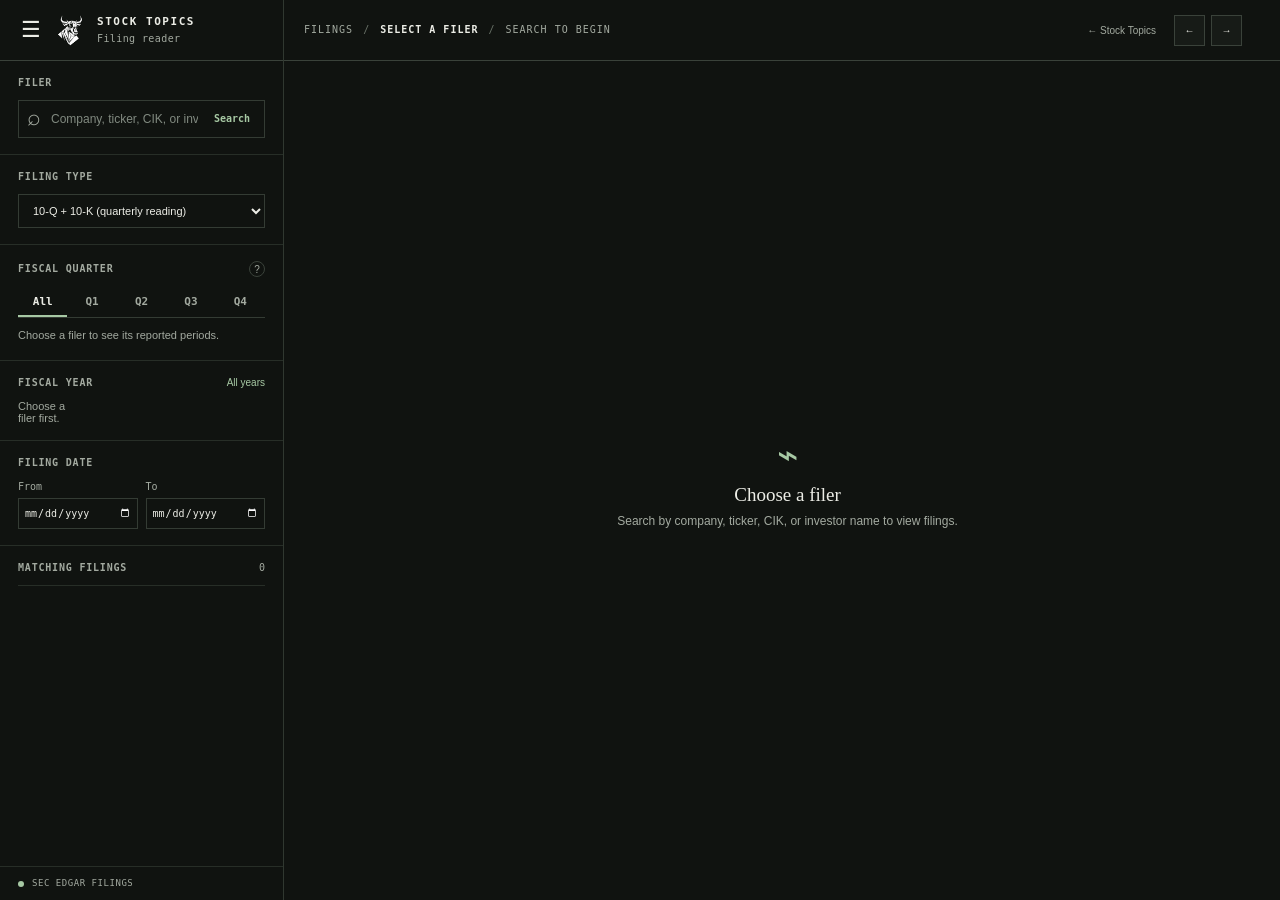
<file: filings/index.html>
<!doctype html>
<html lang="en">
<head>
  <meta charset="utf-8">
  <meta name="viewport" content="width=device-width, initial-scale=1">
  <meta name="color-scheme" content="dark">
  <title>Filings | Stock Topics</title>
  <link rel="icon" type="image/png" href="../src/assets/stock_topics_favicon.png">
  <link rel="stylesheet" href="./styles.css">
  <script src="./config.js?v=20261106"></script>
  <script src="./app.js" defer></script>
</head>
<body>
  <div class="shell">
    <aside class="sidebar" id="sidebar">
      <div class="brand"><button id="brand-menu" class="brand-menu" type="button" aria-label="Close sidebar" aria-controls="sidebar" aria-expanded="true">☰</button><img src="[data-uri]" alt="" width="34" height="34"><div><strong>Stock Topics</strong><small>Filing reader</small></div></div>
      <div class="side-scroll">
        <section class="side-section">
          <label class="eyebrow" for="company-search">FILER</label>
          <div class="search-wrap"><span aria-hidden="true">⌕</span><input id="company-search" autocomplete="off" placeholder="Search available after backend setup" disabled><button id="company-search-button" type="button" aria-label="Search filers">Search</button></div>
          <div class="suggestions" id="company-results" role="listbox"></div>
          <div class="company-card" id="company-card" hidden></div>
        </section>
        <section class="side-section">
          <label class="eyebrow" for="form-filter">FILING TYPE</label>
          <select id="form-filter"><option value="periodic">10-Q + 10-K (quarterly reading)</option><option value="all">All filing types</option></select>
        </section>
        <section class="side-section">
          <div class="section-head"><span class="eyebrow">FISCAL QUARTER</span><span class="help-dot" title="Quarters are based on the company's fiscal year end, using the reported period end date. Annual 10-K filings represent Q4.">?</span></div>
          <div class="segmented" id="quarter-filter" aria-label="Fiscal quarter"><button data-quarter="all" class="active">All</button><button data-quarter="1">Q1</button><button data-quarter="2">Q2</button><button data-quarter="3">Q3</button><button data-quarter="4">Q4</button></div>
          <p class="hint" id="fiscal-hint">Choose a filer to see its reported periods.</p>
        </section>
        <section class="side-section years-section">
          <div class="section-head"><span class="eyebrow">FISCAL YEAR</span><button class="text-button" id="all-years">All years</button></div>
          <div id="year-list" class="year-list"><span class="muted">Choose a filer first.</span></div>
        </section>
        <section class="side-section">
          <span class="eyebrow">FILING DATE</span>
          <div class="date-row"><label>From<input id="date-from" type="date"></label><label>To<input id="date-to" type="date"></label></div>
        </section>
        <section class="side-section result-section">
          <div class="section-head"><span class="eyebrow">MATCHING FILINGS</span><span id="match-count" class="count">0</span></div>
          <div id="filing-list" class="filing-list"></div>
        </section>
      </div>
      <div class="side-footer"><span class="live-dot"></span> SEC FILINGS · BACKEND SETUP PENDING</div>
    </aside>
    <main class="main">
      <header class="topbar"><button id="menu-button" class="icon-button mobile-menu" aria-label="Toggle filters">☰</button><div class="crumb"><span>FILINGS</span><span class="slash">/</span><strong id="header-company">SELECT A FILER</strong><span class="slash">/</span><span id="header-context">SEARCH TO BEGIN</span></div><div class="top-actions"><a class="home-link" href="../">← Stock Topics</a><button id="scroll-left" class="arrow-button" aria-label="Previous filing">←</button><button id="scroll-right" class="arrow-button" aria-label="Next filing">→</button><span id="cache-status"></span></div></header>
      <div class="notice" id="notice">Search will be available after the SEC backend is connected.</div>
      <div class="viewer-track" id="viewer-track" aria-label="Filing columns"><div class="empty-state"><span class="empty-icon">⌁</span><strong>Choose a filer</strong><span>Search by company, ticker, CIK, or investor name to view filings.</span></div></div>
    </main>
  </div>
</body>
</html>
</file>
<file: filings/styles.css>
:root {
  color-scheme: dark;
  --bg-dark: #101310;
  --card-bg: #171b17;
  --panel-bg: #1d231d;
  --hover-bg: #222b22;
  --border: #3a423a;
  --text-main: #ecede6;
  --text-dim: #a3aaa0;
  --accent: #a7c9a4;
  font-family: "Avenir Next", "Helvetica Neue", Arial, sans-serif;
  background: var(--bg-dark);
  color: var(--text-main);
}

* { box-sizing: border-box; }
body { margin: 0; }
button, input, select { font: inherit; }
button { cursor: pointer; }
button:focus-visible, input:focus-visible, select:focus-visible, a:focus-visible { outline: 2px solid var(--accent); outline-offset: 2px; }

.shell { height: 100dvh; display: grid; grid-template-columns: 284px minmax(0, 1fr); overflow: hidden; }
.shell.sidebar-collapsed { grid-template-columns: 0 minmax(0, 1fr); }
.shell.sidebar-collapsed .sidebar { visibility: hidden; }
.sidebar { display: flex; flex-direction: column; min-width: 0; min-height: 0; overflow: hidden; background: var(--bg-dark); border-right: 1px solid #303830; }
.brand { height: 61px; flex: none; display: flex; align-items: center; gap: 10px; padding: 0 19px; border-bottom: 1px solid var(--border); }
.brand-menu { flex: none; width: 24px; height: 34px; padding: 0; border: 0; color: var(--text-main); background: transparent; font-size: 22px; line-height: 1; }
.brand img { display: block; width: 34px; height: 34px; object-fit: contain; }
.brand strong { display: block; font: 700 11px/1.2 Menlo, Consolas, monospace; letter-spacing: .14em; text-transform: uppercase; }
.brand small { display: block; margin-top: 4px; color: var(--text-dim); font: 10px/1.2 Menlo, Consolas, monospace; letter-spacing: .04em; }
.side-scroll { flex: 1; min-height: 0; overflow: auto; scrollbar-color: #4d574d var(--bg-dark); }
.side-section { padding: 16px 18px; border-bottom: 1px solid #272e27; }
.eyebrow { display: block; color: var(--text-dim); font: 600 10px/1.2 Menlo, Consolas, monospace; letter-spacing: .08em; text-transform: uppercase; }
.section-head { display: flex; align-items: center; justify-content: space-between; gap: 8px; }
.muted, .hint { color: var(--text-dim); font-size: 11px; }
.hint { line-height: 1.45; margin: 10px 0 0; }

.search-wrap { display: flex; align-items: center; gap: 8px; height: 38px; margin-top: 11px; padding: 0 8px; background: transparent; border: 1px solid #343c34; }
.search-wrap:focus-within { border-color: var(--accent); }
.search-wrap span { color: var(--text-dim); font-size: 23px; line-height: 0; transform: translateY(-2px); }
.search-wrap input { width: 100%; min-width: 0; border: 0; outline: 0; color: var(--text-main); background: transparent; font-size: 12px; }
.search-wrap input::placeholder { color: #818a80; }
.search-wrap button { flex: none; padding: 5px 6px; border: 0; color: var(--accent); background: transparent; font: 600 10px/1 Menlo, Consolas, monospace; cursor: pointer; }
.search-wrap button:hover, .search-wrap button:focus-visible { color: var(--text-main); }
.search-wrap button:disabled { color: var(--text-dim); cursor: default; }
.suggestions { position: relative; }
.suggestions:not(:empty) { max-height: 220px; overflow-y: auto; margin-top: 5px; border: 1px solid var(--border); }
.suggestions button { display: flex; justify-content: space-between; gap: 8px; width: 100%; padding: 9px; text-align: left; color: var(--text-main); background: var(--bg-dark); border: 0; font-size: 11px; }
.suggestions button:hover, .suggestions button:focus-visible { background: var(--hover-bg); }
.suggestions small { color: var(--text-dim); }
.company-card { display: flex; align-items: center; gap: 10px; margin-top: 11px; padding: 4px 0; background: transparent; border: 0; }
.company-card[hidden] { display: none; }
.company-monogram { display: grid; place-items: center; width: 33px; height: 33px; flex: none; color: #cab6a0; font-family: "Iowan Old Style", Baskerville, Georgia, serif; font-size: 21px; }
.company-card strong, .company-card small { display: block; max-width: 180px; overflow: hidden; white-space: nowrap; text-overflow: ellipsis; }
.company-card strong { font-family: "Iowan Old Style", Baskerville, Georgia, serif; font-size: 16px; font-weight: 400; }
.company-card small { margin-top: 2px; color: var(--text-dim); font: 9px/1.4 Menlo, Consolas, monospace; }

select, .date-row input { width: 100%; color: var(--text-main); background: var(--bg-dark); border: 1px solid #343c34; border-radius: 0; outline: 0; }
select { margin-top: 11px; padding: 9px 10px; font-size: 11px; }
.date-row { display: flex; gap: 8px; margin-top: 11px; }
.date-row label { flex: 1; min-width: 0; color: var(--text-dim); font: 10px/1.3 Menlo, Consolas, monospace; }
.date-row input { display: block; min-width: 0; margin-top: 5px; padding: 7px 5px; font-size: 10px; color-scheme: dark; }
.help-dot { display: grid; place-items: center; width: 16px; height: 16px; border: 1px solid var(--border); border-radius: 50%; color: var(--text-dim); font-size: 10px; }
.segmented { display: flex; gap: 0; margin-top: 11px; border-bottom: 1px solid #343c34; }
.segmented button { flex: 1; min-width: 0; padding: 8px 0; color: var(--text-dim); background: transparent; border: 0; border-bottom: 2px solid transparent; font: 600 11px/1 Menlo, Consolas, monospace; }
.segmented button:hover { color: var(--text-main); background: var(--hover-bg); }
.segmented button.active { color: var(--text-main); border-bottom-color: var(--accent); }
.text-button { padding: 0; color: var(--accent); background: transparent; border: 0; font-size: 10px; }
.text-button:hover { color: var(--text-main); }
.year-list { display: grid; grid-template-columns: repeat(4, 1fr); gap: 5px; max-height: 150px; overflow: auto; margin-top: 11px; }
.year-list button { padding: 6px 2px; color: var(--text-dim); background: transparent; border: 1px solid #343c34; font: 10px/1.2 Menlo, Consolas, monospace; }
.year-list button:hover { background: var(--hover-bg); }
.year-list button.selected { color: var(--text-main); border-color: #809b7e; }
.result-section { border-bottom: 0; }
.count { color: var(--text-dim); font: 10px/1 Menlo, Consolas, monospace; }
.filing-list { display: grid; max-height: 300px; overflow: auto; margin-top: 11px; border-top: 1px solid #272e27; }
.filing-row { display: flex; align-items: center; justify-content: space-between; gap: 6px; min-width: 0; padding: 9px 0; background: transparent; border-bottom: 1px solid #272e27; }
.filing-row strong { display: block; color: var(--text-main); font-size: 11px; font-weight: 600; }
.filing-row small { display: block; margin-top: 3px; color: var(--text-dim); font-size: 9px; line-height: 1.35; }
.filing-row button { flex: none; padding: 5px 7px; color: var(--accent); background: transparent; border: 1px solid var(--border); font-size: 10px; }
.filing-row button:hover { border-color: var(--accent); }
.filing-row button.is-open { color: var(--text-dim); }
.side-footer { display: flex; align-items: center; gap: 8px; min-height: 34px; padding: 0 18px; color: var(--text-dim); border-top: 1px solid #272e27; font: 9px/1 Menlo, Consolas, monospace; letter-spacing: .06em; }
.live-dot { display: inline-block; width: 6px; height: 6px; background: var(--accent); border-radius: 50%; }

.main { display: flex; flex-direction: column; min-width: 0; min-height: 0; background: var(--bg-dark); }
.topbar { height: 61px; flex: none; display: flex; align-items: center; justify-content: space-between; gap: 12px; padding: 0 20px; border-bottom: 1px solid var(--border); }
.crumb { display: flex; align-items: center; gap: 10px; min-width: 0; color: var(--text-dim); font: 10px/1 Menlo, Consolas, monospace; letter-spacing: .1em; white-space: nowrap; }
.crumb strong { color: var(--text-main); font-weight: 600; }
.slash { color: #697268; }
.top-actions { display: flex; align-items: center; gap: 6px; color: var(--text-dim); font-size: 10px; white-space: nowrap; }
#cache-status { margin-left: 12px; }
.arrow-button, .icon-button { display: grid; place-items: center; width: 31px; height: 31px; color: var(--text-main); background: var(--card-bg); border: 1px solid var(--border); border-radius: 0; }
.arrow-button:hover, .icon-button:hover { background: var(--hover-bg); border-color: var(--accent); }
.notice { margin: 8px 20px 0; padding: 9px 11px; color: #e7c8a6; background: #2b241c; border: 1px solid #635141; font-size: 11px; }
.viewer-track { display: flex; align-items: stretch; gap: 8px; flex: 1; min-height: 0; overflow-x: auto; overflow-y: hidden; padding: 9px 9px 9px 20px; scroll-snap-type: x proximity; scrollbar-color: #596558 var(--bg-dark); }
.filing-column { position: relative; display: flex; flex: 0 0 auto; flex-direction: column; width: 520px; min-width: 340px; max-width: 850px; overflow: hidden; background: var(--card-bg); border: 1px solid var(--border); scroll-snap-align: start; }
.filing-column.is-dragging { z-index: 4; opacity: .85; box-shadow: 0 12px 30px #0009; pointer-events: none; }
.filing-column.drop-before { box-shadow: -5px 0 var(--accent); }
.filing-column.drop-after { box-shadow: 5px 0 var(--accent); }
.column-top { display: flex; align-items: flex-start; justify-content: space-between; gap: 8px; min-height: 61px; padding: 10px 11px; background: var(--card-bg); border-bottom: 1px solid var(--border); }
.column-drag { flex: none; display: grid; place-items: center; width: 24px; height: 32px; margin: -1px 0 0 -4px; padding: 0; color: var(--text-dim); background: transparent; border: 0; cursor: grab; touch-action: none; user-select: none; font-size: 19px; line-height: 1; }
.column-drag:hover, .column-drag:focus-visible { color: var(--accent); }
.column-drag:active { cursor: grabbing; }
.column-heading { flex: 1; min-width: 0; }
.column-kicker { display: block; color: var(--accent); font: 600 10px/1.3 Menlo, Consolas, monospace; letter-spacing: .08em; }
.column-top strong { display: block; margin-top: 4px; color: var(--text-main); font-family: "Iowan Old Style", Baskerville, Georgia, serif; font-size: 17px; font-weight: 400; line-height: 1.1; }
.column-top small { display: block; margin-top: 3px; color: var(--text-dim); font-size: 10px; }
.column-actions { display: flex; align-items: center; gap: 4px; }
.column-actions a, .column-actions button { display: grid; place-items: center; height: 26px; min-width: 26px; padding: 0 7px; color: var(--text-main); background: transparent; border: 1px solid var(--border); border-radius: 0; text-decoration: none; font-size: 11px; }
.column-actions a:hover, .column-actions button:hover { background: var(--hover-bg); border-color: var(--accent); }
.column-frame { position: relative; flex: 1; min-height: 0; background: #fff; }
.column-frame iframe { width: 100%; height: 100%; background: #fff; border: 0; color-scheme: light; }
.column-resizer { position: absolute; top: 0; right: 0; bottom: 0; z-index: 2; width: 7px; cursor: col-resize; }
.column-resizer:hover { background: #a7c9a455; }
.frame-state { position: absolute; inset: 0; display: flex; align-items: center; justify-content: center; flex-direction: column; gap: 8px; padding: 20px; text-align: center; color: #657063; background: #f7f8f6; font-size: 12px; }
.frame-state strong { color: #273027; font-size: 13px; }
.frame-state button { padding: 7px 11px; color: #fff; background: #293729; border: 0; }
.spinner { width: 20px; height: 20px; border: 2px solid #d8e0d8; border-top-color: #72916f; border-radius: 50%; animation: spin .8s linear infinite; }
@keyframes spin { to { transform: rotate(360deg); } }
.empty-state { display: flex; align-items: center; justify-content: center; flex-direction: column; gap: 8px; min-width: 100%; color: var(--text-dim); text-align: center; }
.empty-state strong { color: var(--text-main); font-family: "Iowan Old Style", Baskerville, Georgia, serif; font-size: 19px; font-weight: 400; }
.empty-state span:last-child { font-size: 12px; }
.empty-icon { color: var(--accent); font-size: 36px; }
.mobile-menu { display: none; }
.shell.sidebar-collapsed .mobile-menu { display: grid; flex: none; }

@media (max-width: 850px) {
  .shell { display: block; }
  .shell.sidebar-collapsed .sidebar { visibility: visible; }
  .sidebar { position: absolute; z-index: 10; inset: 0 auto 0 0; width: min(310px, 88vw); box-shadow: 15px 0 50px #0009; transform: translateX(-110%); transition: transform .2s; }
  .sidebar.open { transform: translateX(0); }
  .main { height: 100dvh; }
  .mobile-menu { display: grid; flex: none; }
  .topbar { height: 52px; padding: 0 11px; }
  .top-actions { margin-left: auto; }
  #cache-status { display: none; }
  .viewer-track { padding: 7px 7px 7px 11px; scroll-snap-type: x mandatory; }
  .filing-column { flex-basis: calc(100vw - 22px); width: calc(100vw - 22px); min-width: calc(100vw - 22px); max-width: calc(100vw - 22px); }
  .column-resizer { display: none; }
  .notice { margin: 8px 11px 0; }
}

@media (max-width: 600px) {
  .crumb > span:first-child, .crumb > span:nth-child(2) { display: none; }
  .crumb { gap: 7px; font-size: 9px; }
}

.home-link { color: var(--text-dim); text-decoration: none; margin-right: 12px; }
.home-link:hover, .home-link:focus-visible { color: var(--text-main); }
</file>
